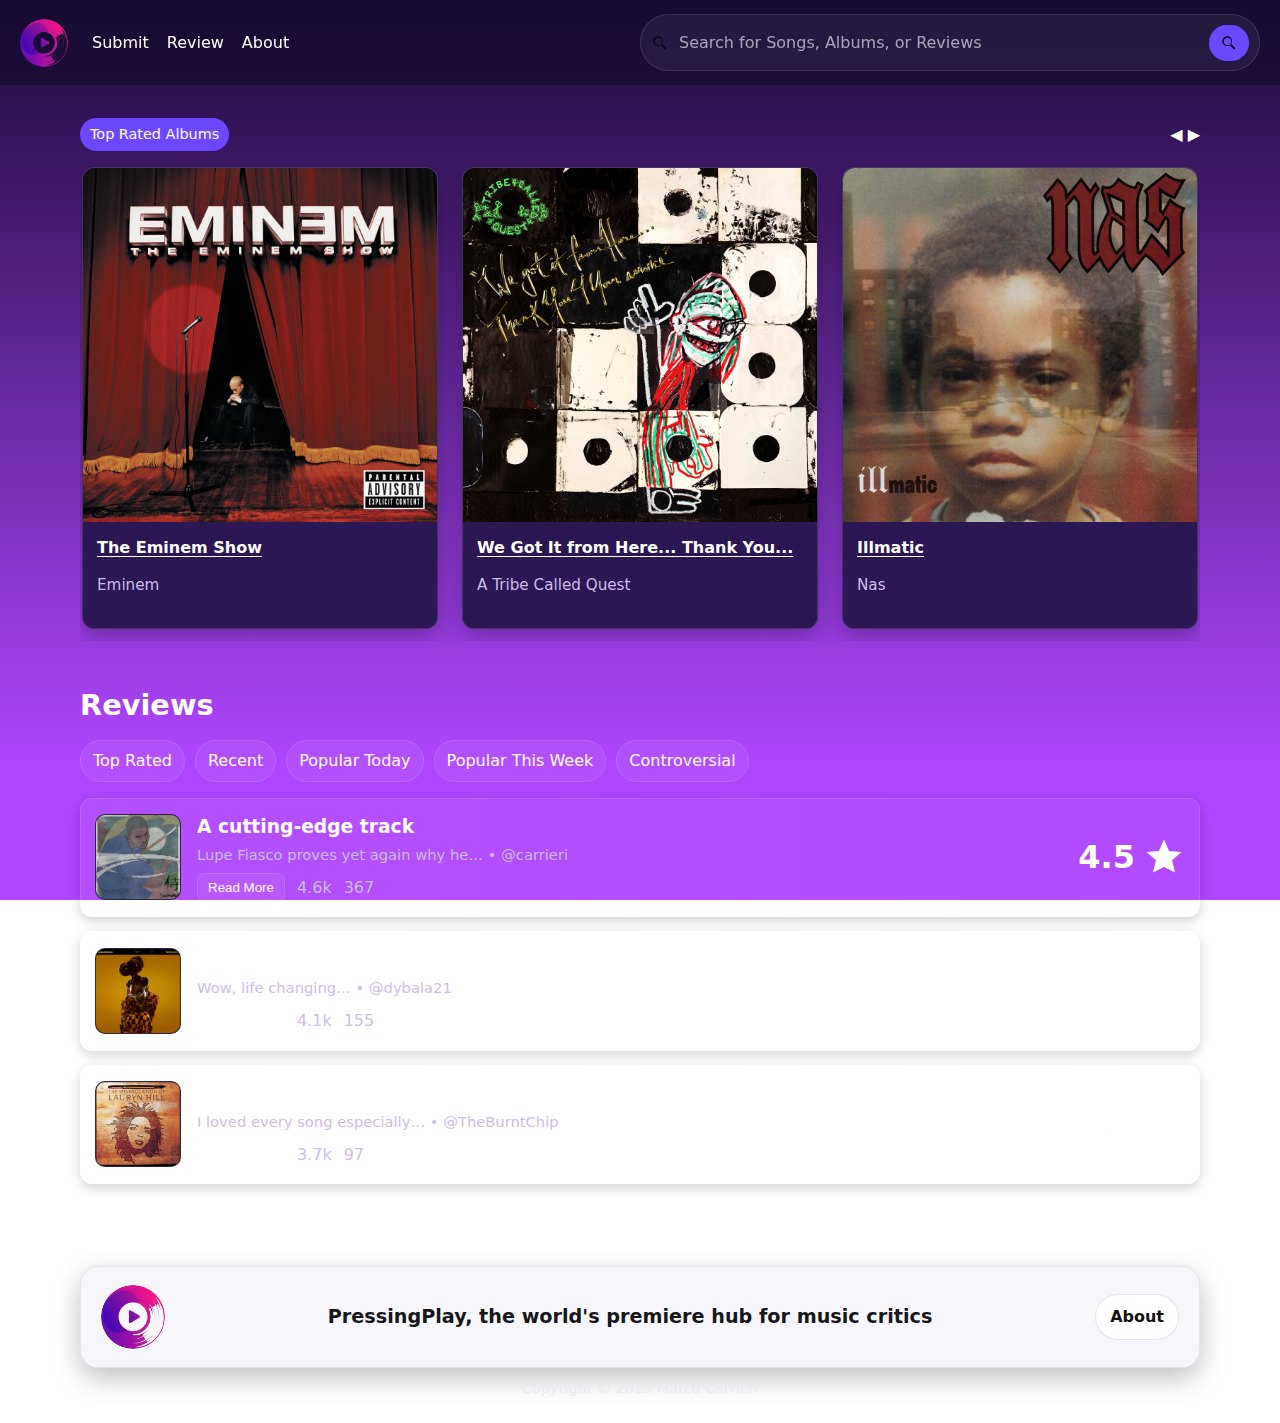
<file: index.html>
<!DOCTYPE html>
<html lang="en">
<head>
  <meta name="viewport" content="width=device-width, initial-scale=1">
  <meta charset="UTF-8" />
  <title>PressingPlay • Home</title>

  <link rel="stylesheet" href="css/styles.css">

  <style>
    .albums-wrap{position:relative; margin-top:32px}
    .albums{display:flex; gap:24px; overflow-x:auto; padding:4px 2px 12px}
    .album{
      min-width:320px; background:var(--card); border:1px solid var(--border);
      border-radius:12px; box-shadow:var(--shadow-card);
    }
    .album img{border-radius:12px 12px 0 0; width:100%; aspect-ratio:1/1; object-fit:cover}
    .album .meta{padding:12px 14px 16px}
    .album .title{font-weight:700; margin:2px 0 2px}
    .album .artist{color:var(--muted); font-size:.95rem}

    /* Make song titles look clickable */
    .album .title a{
      color:inherit; text-decoration:underline; text-underline-offset:3px;
    }
    .album .title a:hover,
    .album .title a:focus{opacity:.9}

    /* Make album covers clickable with a subtle hover cue */
    .albums .cover-link{display:block; line-height:0; border-radius:12px 12px 0 0}
    .albums .cover-link img{display:block}
    .albums .cover-link:hover img,
    .albums .cover-link:focus img{transform:scale(1.01)}
    .albums .cover-link img{transition:transform .15s ease}

    /* General link cursor inside album cards */
    .albums .album a{cursor:pointer}

    .reviews h2{margin:8px 0 14px}
    .pill-tabs{display:flex; gap:10px; flex-wrap:wrap; margin-bottom:16px}
    .pill-tabs a{
      padding:8px 12px; border:1px solid var(--border); border-radius:999px;
      background:rgba(255,255,255,.06);
    }
    .review-card{
      display:grid; grid-template-columns:86px 1fr 120px; gap:16px;
      background:linear-gradient(90deg, rgba(255,255,255,.06), rgba(255,255,255,.03));
      border:1px solid var(--border); border-radius:12px; padding:14px; align-items:center;
      box-shadow:var(--shadow-card-soft);
    }
    .review-card + .review-card{margin-top:14px}

    /* THUMBNAIL AS LINK */
    .review-card .thumb{
      display:block;                 /* make the anchor fill its box */
      width:86px; height:86px; 
      border-radius:10px; overflow:hidden; border:1px solid var(--border);
      background:#130929;
    }
    .review-card .thumb:focus-visible{outline:2px solid var(--accent, #8b5cf6); outline-offset:2px}
    .review-card .thumb img{width:100%; height:100%; object-fit:cover}

    .review-card .body .title{font-weight:700; margin:0 0 4px}
    .review-card .body .by{color:var(--muted); font-size:.92rem; margin:0 0 8px}
    .review-card .body .row{display:flex; gap:12px; align-items:center}
    .review-card .btn{padding:6px 10px; border-radius:8px; border:1px solid var(--border); background:rgba(255,255,255,.06)}
    .review-card .score{
      display:flex; gap:8px; justify-content:flex-end; align-items:center; font-size:2rem; font-weight:700;
    }
    .big-star{width:42px; height:42px}
  </style>
</head>

<body class="page">
  <div class="page-wrap">
    <header class="site-header">
      <a class="brand" href="index.html">
        <img src="images/logo.png" alt="PressingPlay logo" class="brand-logo" />
      </a>
      <nav class="main-nav" aria-label="Primary">
        <a href="submit.html">Submit</a>
        <a href="review.html">Review</a>
        <a href="about.html">About</a>
      </nav>
      <form class="search" role="search" action="search.html" method="get">
        <label for="site-search" class="sr-only">Search the site</label>

        <div class="search-field">
          <svg class="search-icon" aria-hidden="true" viewBox="0 0 24 24" width="18" height="18">
            <path d="M15.5 14h-.8l-.3-.3a6.5 6.5 0 1 0-.7.7l.3.3v.8l5 5 1.5-1.5-5-5zM10 15a5 5 0 1 1 0-10 5 5 0 0 1 0 10z"/>
          </svg>
          <input id="site-search" type="search" name="q" placeholder="Search for Songs, Albums, or Reviews" autocomplete="off">
          <button type="submit" class="search-btn" aria-label="Search">
            <svg aria-hidden="true" viewBox="0 0 24 24" width="18" height="18">
              <path d="M15.5 14h-.8l-.3-.3a6.5 6.5 0 1 0-.7.7l.3.3v.8l5 5 1.5-1.5-5-5zM10 15a5 5 0 1 1 0-10 5 5 0 0 1 0 10z"/>
            </svg>
          </button>
        </div>
      </form>
    </header>

    <main class="container">
      <h1 class="visually-hidden">Top Rated Albums and Reviews</h1>
      <section class="albums-wrap" aria-label="top-albums">
        <div class="row-head">
          <span class="chip">Top Rated Albums</span>
          <div class="row-arrows" aria-hidden="true">◀︎ ▶︎</div>
        </div>

        <div class="albums">
          <article class="album">
            <a href="album_page.html" class="cover-link" aria-label="Open The Eminem Show">
              <img src="images/the eminem show.png" alt="The Eminem Show cover">
            </a>
            <div class="meta">
              <p class="title"><a href="song_page.html">The Eminem Show</a></p>
              <p class="artist">Eminem</p>
            </div>
          </article>

          <article class="album">
            <a href="album_page.html" class="cover-link" aria-label="Open We Got It from Here... Thank You...">
              <img src="images/thank you 4 your service.png" alt="We Got It from Here cover">
            </a>
            <div class="meta">
              <p class="title"><a href="song_page.html">We Got It from Here... Thank You...</a></p>
              <p class="artist">A Tribe Called Quest</p>
            </div>
          </article>

          <article class="album">
            <a href="album_page.html" class="cover-link" aria-label="Open Illmatic">
              <img src="images/illmatic.png" alt="Illmatic cover">
            </a>
            <div class="meta">
              <p class="title"><a href="song_page.html">Illmatic</a></p>
              <p class="artist">Nas</p>
            </div>
          </article>
        </div>
      </section>

      <section class="reviews" aria-labelledby="reviews-title" style="margin-top:44px">
        <h2 id="reviews-title" class="section-title">Reviews</h2>

        <nav class="pill-tabs" aria-label="Reviews filters">
          <a href="#">Top Rated</a>
          <a href="#" class="is-active">Recent</a>
          <a href="#">Popular Today</a>
          <a href="#">Popular This Week</a>
          <a href="#">Controversial</a>
        </nav>

        <!-- REVIEW THUMBNAILS NOW LINK TO song_page.html -->
        <article class="review-card">
          <a class="thumb" href="song_page.html" aria-label="Open song page">
            <img src="images/Lupe-Fiasco-Samurai.webp" alt="">
          </a>
          <div class="body">
            <h3 class="title">A cutting-edge track</h3>
            <p class="by">Lupe Fiasco proves yet again why he… • <span class="muted">@carrieri</span></p>
            <div class="row">
              <button class="btn" type="button">Read More</button>
              <span class="muted">4.6k</span>
              <span class="muted">367</span>
            </div>
          </div>
          <div class="score">
            4.5
            <svg class="big-star" viewBox="0 0 24 24" aria-hidden="true"><path fill="currentColor" d="m12 2 2.9 6.6 7.1.6-5.4 4.7 1.7 6.9L12 17.7 5.7 20.8l1.7-6.9L2 9.2l7.1-.6z"/></svg>
          </div>
        </article>

        <article class="review-card">
          <a class="thumb" href="song_page.html" aria-label="Open song page">
            <img src="images/Little-Simz.webp" alt="">
          </a>
          <div class="body">
            <h3 class="title">Deep.</h3>
            <p class="by">Wow, life changing… • <span class="muted">@dybala21</span></p>
            <div class="row">
              <button class="btn" type="button">Read More</button>
              <span class="muted">4.1k</span>
              <span class="muted">155</span>
            </div>
          </div>
          <div class="score">
            8.0
            <svg class="big-star" viewBox="0 0 24 24" aria-hidden="true"><path fill="currentColor" d="m12 2 2.9 6.6 7.1.6-5.4 4.7 1.7 6.9L12 17.7 5.7 20.8l1.7-6.9L2 9.2l7.1-.6z"/></svg>
          </div>
        </article>

        <article class="review-card">
          <a class="thumb" href="song_page.html" aria-label="Open song page">
            <img src="images/Lauryn-Hill.webp" alt="">
          </a>
          <div class="body">
            <h3 class="title">Best Female Artist.</h3>
            <p class="by">I loved every song especially… • <span class="muted">@TheBurntChip</span></p>
            <div class="row">
              <button class="btn" type="button">Read More</button>
              <span class="muted">3.7k</span>
              <span class="muted">97</span>
            </div>
          </div>
          <div class="score">
            9.5
            <svg class="big-star" viewBox="0 0 24 24" aria-hidden="true"><path fill="currentColor" d="m12 2 2.9 6.6 7.1.6-5.4 4.7 1.7 6.9L12 17.7 5.7 20.8l1.7-6.9L2 9.2l7.1-.6z"/></svg>
          </div>
        </article>
      </section>
    </main>
  </div>

  <footer class="site-footer">
    <div class="footer-main">
      <img src="images/logo.png" alt="" class="footer-logo" />
      <p class="footer-tagline">
        <strong>PressingPlay, the world's premiere hub for music critics</strong>
      </p>
      <a href="about.html" class="footer-btn">About</a>
    </div>
    <p class="copyright">Copyright © 2025 Marco Carrieri</p>
  </footer>
</body>
</html>
</file>
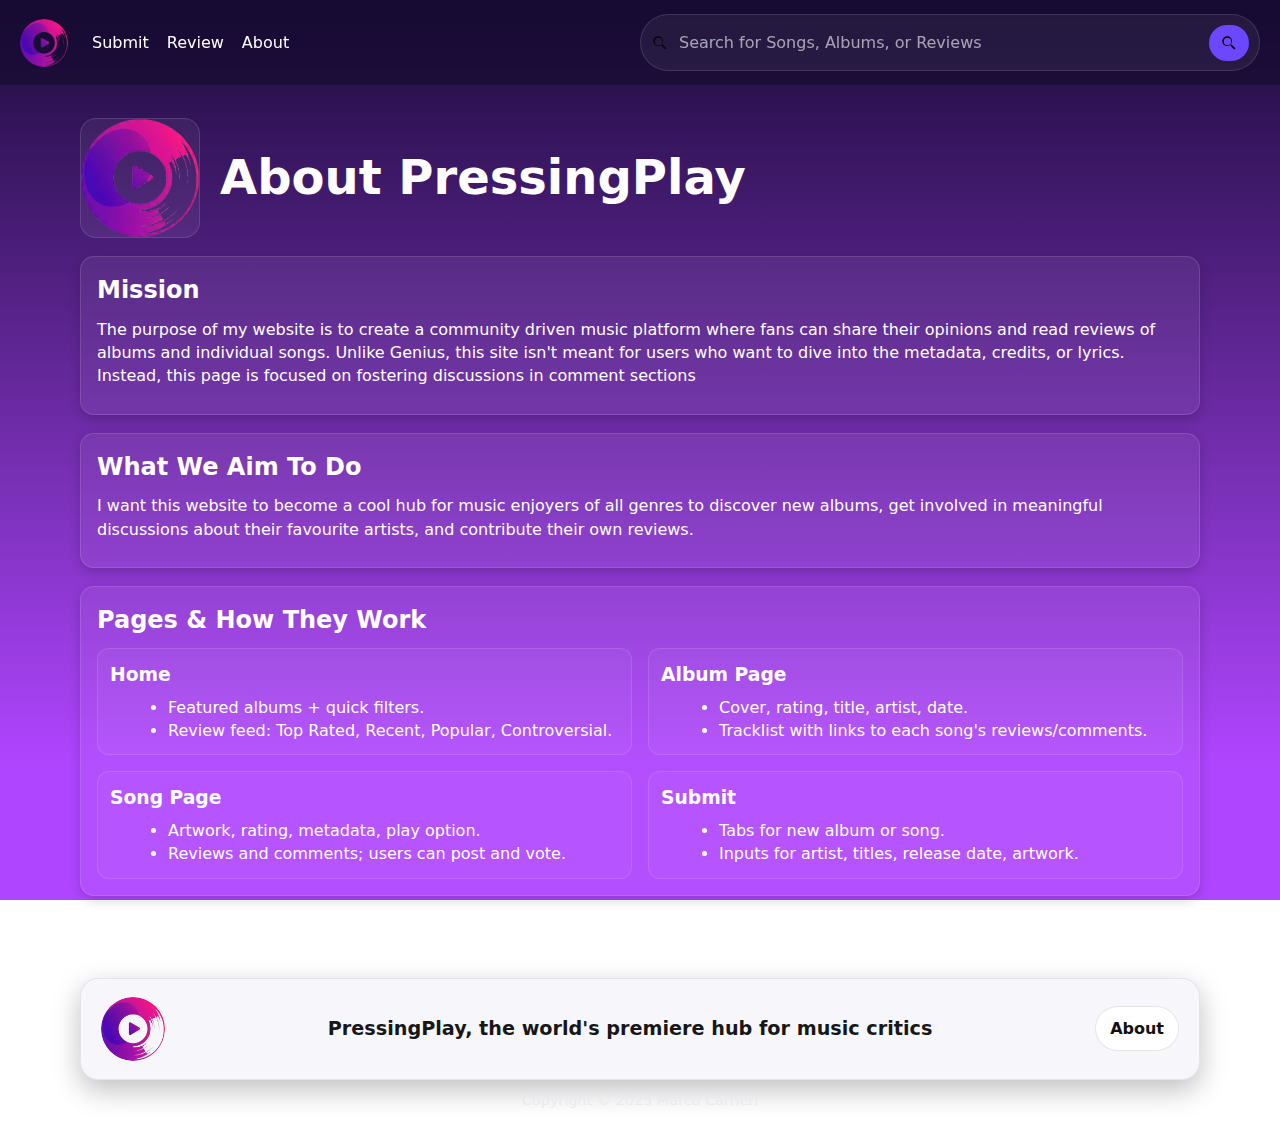
<file: about.html>
<!DOCTYPE html>
<html lang="en">
<head>
  <meta name="viewport" content="width=device-width, initial-scale=1">    
  <meta charset="UTF-8" />
  <title>PressingPlay • About</title>

  <link rel="stylesheet" href="css/styles.css">
  <link rel="stylesheet" href="css/about.css">

  <style>
    .about-hero{display:grid; grid-template-columns:120px 1fr; gap:20px; align-items:center; margin-top:32px}
    .about-hero .badge{
      width:120px; height:120px; border-radius:16px; border:1px solid var(--border);
      display:grid; place-items:center; background:rgba(255,255,255,.06); overflow:hidden;
    }
    .about-hero .badge img{width:100%; height:100%; object-fit:cover}
    .about-hero h1{margin:0}
    .about-hero p{margin:6px 0 0}
  </style>
</head>

<body class="page">
  <div class="page-wrap">
    <header class="site-header">
      <a class="brand" href="index.html"><img src="images/logo.png" alt="PressingPlay logo" class="brand-logo" /></a>
      <nav class="main-nav" aria-label="Primary">
        <a href="submit.html">Submit</a>
        <a href="review.html">Review</a>
        <a href="about.html">About</a>
      </nav>
    <form class="search" role="search" action="search.html" method="get">
    <label for="site-search" class="sr-only">Search the site</label>

    <div class="search-field">
        <svg class="search-icon" aria-hidden="true" viewBox="0 0 24 24" width="18" height="18">
        <path d="M15.5 14h-.8l-.3-.3a6.5 6.5 0 1 0-.7.7l.3.3v.8l5 5 1.5-1.5-5-5zM10 15a5 5 0 1 1 0-10 5 5 0 0 1 0 10z"/>
        </svg>
        <input id="site-search" type="search" name="q" placeholder="Search for Songs, Albums, or Reviews" autocomplete="off">
        <button type="submit" class="search-btn" aria-label="Search">
        <svg aria-hidden="true" viewBox="0 0 24 24" width="18" height="18">
            <path d="M15.5 14h-.8l-.3-.3a6.5 6.5 0 1 0-.7.7l.3.3v.8l5 5 1.5-1.5-5-5zM10 15a5 5 0 1 1 0-10 5 5 0 0 1 0 10z"/>
        </svg>
        </button>
    </div>
    </form>
    </header>

    <main class="container">
      <section class="about-hero">
        <div class="badge">
          <img src="images/logo.png" alt="Vinyl and play icon">
        </div>
        <div>
          <h1 class="page-title">About PressingPlay</h1>
        </div>
      </section>

      <section class="card">
        <h2>Mission</h2>
        <p>
          The purpose of my website is to create a community driven music platform where fans can share their opinions and read reviews of albums and individual songs.
          Unlike Genius, this site isn't meant for users who want to dive into the metadata, credits, or lyrics.
          Instead, this page is focused on fostering discussions in comment sections

        </p>
      </section>

      <section class="card">
        <h2>What We Aim To Do</h2>
        <p>
          I want this website to become a cool hub for music enjoyers of all genres to discover new albums,
          get involved in meaningful discussions about their favourite artists, and contribute their own reviews.
        </p>
      </section>

      <section class="card">
        <h2>Pages & How They Work</h2>
        <div class="info-grid">
          <article class="mini-card">
            <h3>Home</h3>
            <ul>
              <li>Featured albums + quick filters.</li>
              <li>Review feed: Top Rated, Recent, Popular, Controversial.</li>
            </ul>
          </article>
          <article class="mini-card">
            <h3>Album Page</h3>
            <ul>
              <li>Cover, rating, title, artist, date.</li>
              <li>Tracklist with links to each song's reviews/comments.</li>
            </ul>
          </article>
          <article class="mini-card">
            <h3>Song Page</h3>
            <ul>
              <li>Artwork, rating, metadata, play option.</li>
              <li>Reviews and comments; users can post and vote.</li>
            </ul>
          </article>
          <article class="mini-card">
            <h3>Submit</h3>
            <ul>
              <li>Tabs for new album or song.</li>
              <li>Inputs for artist, titles, release date, artwork.</li>
            </ul>
          </article>
        </div>
      </section>

    </main>
  </div>

  <footer class="site-footer">
    <div class="footer-main">
      <img src="images/logo.png" alt="" class="footer-logo" />
      <p class="footer-tagline"><strong>PressingPlay, the world's premiere hub for music critics</strong></p>
      <a href="about.html" class="footer-btn">About</a>
    </div>
    <p class="copyright">Copyright © 2025 Marco Carrieri</p>
  </footer>
</body>
</html>
</file>
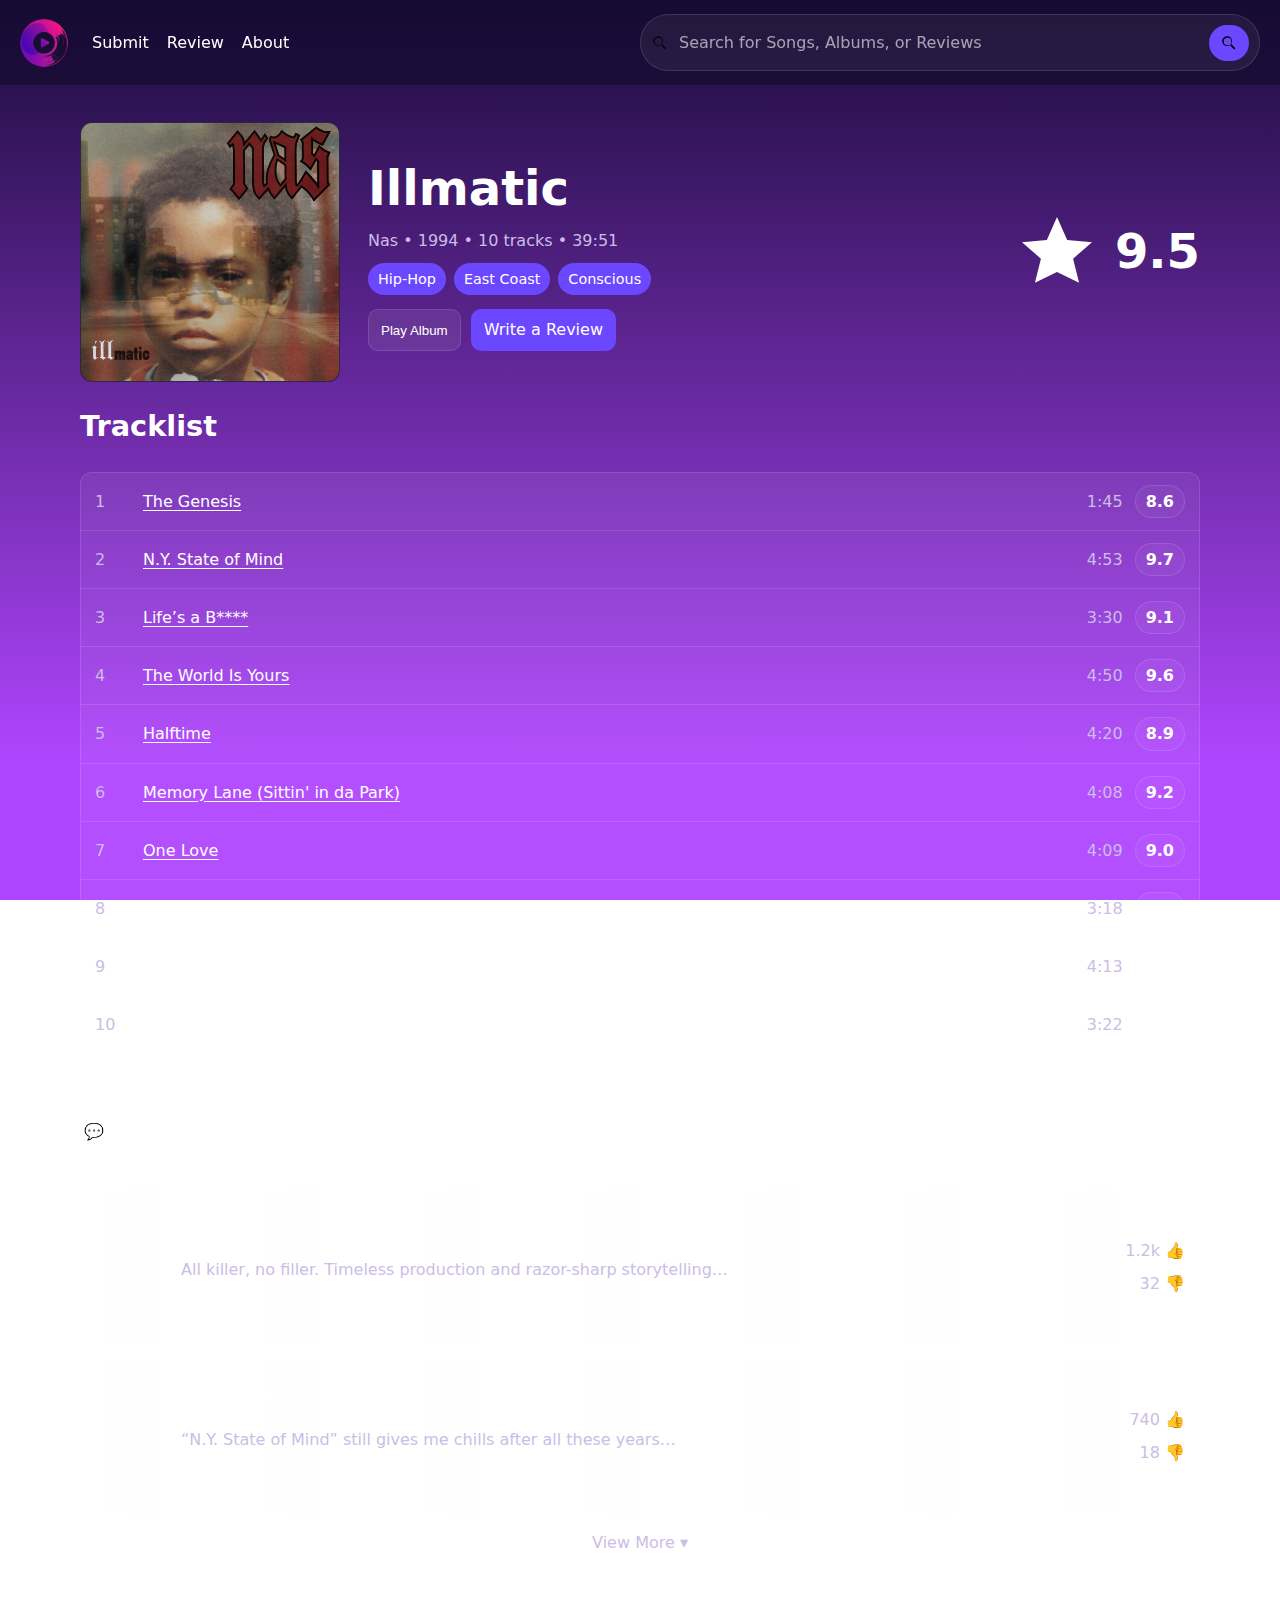
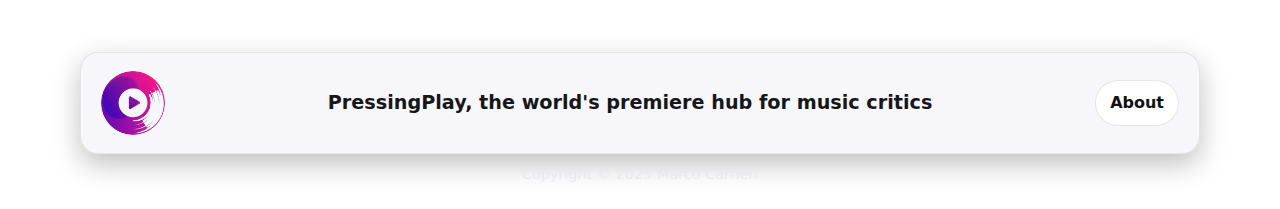
<file: album_page.html>
<!DOCTYPE html>
<html lang="en">
<head>
  <meta name="viewport" content="width=device-width, initial-scale=1">
  <meta charset="UTF-8" />
  <title>PressingPlay • Album Page</title>

  <link rel="stylesheet" href="css/styles.css">
  <link rel="stylesheet" href="css/album_page.css">
</head>

<body class="page">
  <div class="page-wrap">
    <header class="site-header">
      <a class="brand" href="index.html">
        <img src="images/logo.png" alt="PressingPlay logo" class="brand-logo" />
      </a>

      <nav class="main-nav" aria-label="Primary">
        <a href="submit.html">Submit</a>
        <a href="review.html">Review</a>
        <a href="about.html">About</a>
      </nav>

      <form class="search" role="search" action="search.html" method="get">
        <label for="site-search" class="sr-only">Search the site</label>

        <div class="search-field">
          <svg class="search-icon" aria-hidden="true" viewBox="0 0 24 24" width="18" height="18">
            <path d="M15.5 14h-.8l-.3-.3a6.5 6.5 0 1 0-.7.7l.3.3v.8l5 5 1.5-1.5-5-5zM10 15a5 5 0 1 1 0-10 5 5 0 0 1 0 10z"/>
          </svg>
          <input id="site-search" type="search" name="q" placeholder="Search for Songs, Albums, or Reviews" autocomplete="off">
          <button type="submit" class="search-btn" aria-label="Search">
            <svg aria-hidden="true" viewBox="0 0 24 24" width="18" height="18">
              <path d="M15.5 14h-.8l-.3-.3a6.5 6.5 0 1 0-.7.7l.3.3v.8l5 5 1.5-1.5-5-5zM10 15a5 5 0 1 1 0-10 5 5 0 0 1 0 10z"/>
            </svg>
          </button>
        </div>
      </form>
    </header>

    <main class="container">
      <section class="album-hero">
        <div class="cover">
          <img src="images/illmatic.png" alt="Illmatic album cover by Nas">
        </div>

        <div class="meta">
          <h1 class="page-title">Illmatic</h1>
          <p class="muted artist-year">Nas • 1994 • 10 tracks • 39:51</p>

          <div class="tag-row" aria-label="Album tags">
            <span class="chip">Hip-Hop</span>
            <span class="chip">East Coast</span>
            <span class="chip">Conscious</span>
          </div>

          <div class="controls">
            <button class="btn" type="button">Play Album</button>
            <a class="btn btn-primary" href="review.html">Write a Review</a>
          </div>
        </div>

        <div class="rating" aria-label="Average rating">
          <svg class="star" viewBox="0 0 24 24" aria-hidden="true">
            <path fill="currentColor" d="m12 2 2.9 6.6 7.1.6-5.4 4.7 1.7 6.9L12 17.7 5.7 20.8l1.7-6.9L2 9.2l7.1-.6z"/>
          </svg>
          <div class="num">9.5</div>
        </div>
      </section>

      <section class="tracks">
        <h2 class="section-title">Tracklist</h2>
        <ol class="tracklist">
          <li class="track">
            <span class="no">1</span>
            <a class="title" href="song_page.html">The Genesis</a>
            <span class="time muted">1:45</span>
            <span class="score-chip" aria-label="Average score">8.6</span>
          </li>
          <li class="track">
            <span class="no">2</span>
            <a class="title" href="song_page.html">N.Y. State of Mind</a>
            <span class="time muted">4:53</span>
            <span class="score-chip">9.7</span>
          </li>
          <li class="track">
            <span class="no">3</span>
            <a class="title" href="song_page.html">Life’s a B****</a>
            <span class="time muted">3:30</span>
            <span class="score-chip">9.1</span>
          </li>
          <li class="track">
            <span class="no">4</span>
            <a class="title" href="song_page.html">The World Is Yours</a>
            <span class="time muted">4:50</span>
            <span class="score-chip">9.6</span>
          </li>
          <li class="track">
            <span class="no">5</span>
            <a class="title" href="song_page.html">Halftime</a>
            <span class="time muted">4:20</span>
            <span class="score-chip">8.9</span>
          </li>
          <li class="track">
            <span class="no">6</span>
            <a class="title" href="song_page.html">Memory Lane (Sittin' in da Park)</a>
            <span class="time muted">4:08</span>
            <span class="score-chip">9.2</span>
          </li>
          <li class="track">
            <span class="no">7</span>
            <a class="title" href="song_page.html">One Love</a>
            <span class="time muted">4:09</span>
            <span class="score-chip">9.0</span>
          </li>
          <li class="track">
            <span class="no">8</span>
            <a class="title" href="song_page.html">One Time 4 Your Mind</a>
            <span class="time muted">3:18</span>
            <span class="score-chip">8.2</span>
          </li>
          <li class="track">
            <span class="no">9</span>
            <a class="title" href="song_page.html">Represent</a>
            <span class="time muted">4:13</span>
            <span class="score-chip">8.8</span>
          </li>
          <li class="track">
            <span class="no">10</span>
            <a class="title" href="song_page.html">It Ain't Hard to Tell</a>
            <span class="time muted">3:22</span>
            <span class="score-chip">9.3</span>
          </li>
        </ol>
      </section>

      <section class="community">
        <div class="section-label">
          <span class="bubble" aria-hidden="true">💬</span>
          <h2 class="section-title">Reviews</h2>
        </div>

        <article class="feed-card">
          <div class="avatar" role="img" aria-label="User avatar"></div>
          <div>
            <p class="bold">@carrieri</p>
            <p class="muted">All killer, no filler. Timeless production and razor-sharp storytelling…</p>
            <button class="btn" type="button">Read More</button>
          </div>
          <div class="vote-col"><span>1.2k 👍</span><span>32 👎</span></div>
        </article>

        <article class="feed-card">
          <div class="avatar" role="img" aria-label="User avatar"></div>
          <div>
            <p class="bold">@dybala21</p>
            <p class="muted">“N.Y. State of Mind” still gives me chills after all these years…</p>
            <button class="btn" type="button">Read More</button>
          </div>
          <div class="vote-col"><span>740 👍</span><span>18 👎</span></div>
        </article>

        <p class="center muted" style="margin-top:16px">View More ▾</p>
      </section>
    </main>
  </div>

  <!-- Footer -->
  <footer class="site-footer">
    <div class="footer-main">
      <img src="images/logo.png" alt="" class="footer-logo" />
      <p class="footer-tagline"><strong>PressingPlay, the world's premiere hub for music critics</strong></p>
      <a href="about.html" class="footer-btn">About</a>
    </div>
    <p class="copyright">Copyright © 2025 Marco Carrieri</p>
  </footer>
</body>
</html>
</file>
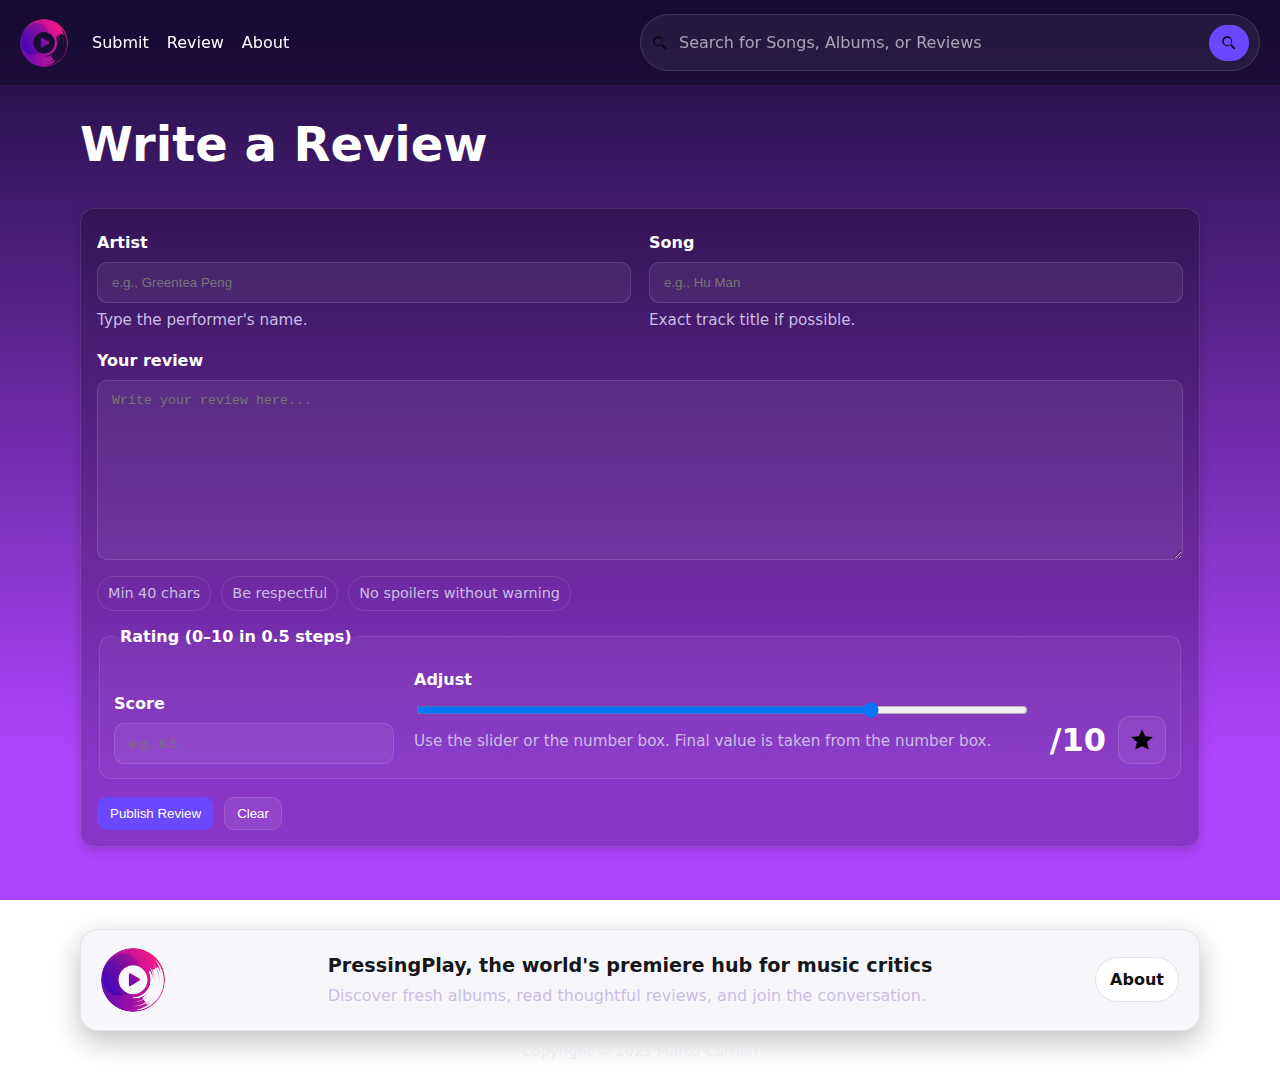
<file: review.html>
<!DOCTYPE html>
<html lang="en">
<head>
  <meta name="viewport" content="width=device-width, initial-scale=1">
  <meta charset="UTF-8" />
  <title>PressingPlay • Write a Review</title>

  <link rel="stylesheet" href="css/styles.css">
  <link rel="stylesheet" href="css/review.css">

  <style>
    .form-wrap{margin-top:28px}
    .helper-note{margin:6px 0 12px; color:var(--muted); font-size:.95rem}
  </style>
</head>

<body class="page">
  <div class="page-wrap">
    <header class="site-header">
      <a class="brand" href="index.html">
        <img src="images/logo.png" alt="PressingPlay logo" class="brand-logo" />
      </a>
      <nav class="main-nav" aria-label="Primary">
        <a href="submit.html">Submit</a>
        <a href="review.html">Review</a>
        <a href="about.html">About</a>
      </nav>
      <form class="search" role="search" action="search.html" method="get">
        <label for="site-search" class="sr-only">Search the site</label>
        <div class="search-field">
          <svg class="search-icon" aria-hidden="true" viewBox="0 0 24 24" width="18" height="18">
            <path d="M15.5 14h-.8l-.3-.3a6.5 6.5 0 1 0-.7.7l.3.3v.8l5 5 1.5-1.5-5-5zM10 15a5 5 0 1 1 0-10 5 5 0 0 1 0 10z"/>
          </svg>
          <input id="site-search" type="search" name="q" placeholder="Search for Songs, Albums, or Reviews" autocomplete="off">
          <button type="submit" class="search-btn" aria-label="Search">
            <svg aria-hidden="true" viewBox="0 0 24 24" width="18" height="18">
              <path d="M15.5 14h-.8l-.3-.3a6.5 6.5 0 1 0-.7.7l.3.3v.8l5 5 1.5-1.5-5-5zM10 15a5 5 0 1 1 0-10 5 5 0 0 1 0 10z"/>
            </svg>
          </button>
        </div>
      </form>
    </header>

    <main class="container">
      <h1 class="page-title" style="margin-top:24px">Write a Review</h1>

      <section class="form-wrap">
        <form class="review-form" novalidate>
          <div class="grid-2">
            <div class="field">
              <label for="artist">Artist</label>
              <input id="artist" type="text" placeholder="e.g., Greentea Peng">
              <p class="helper-note">Type the performer's name.</p>
            </div>

            <div class="field">
              <label for="song">Song</label>
              <input id="song" type="text" placeholder="e.g., Hu Man">
              <p class="helper-note">Exact track title if possible.</p>
            </div>
          </div>

          <div class="field">
            <label for="body">Your review</label>
            <textarea id="body" placeholder="Write your review here..."></textarea>
          </div>

          <div class="chip-row" aria-hidden="true">
            <span class="chip hollow">Min 40 chars</span>
            <span class="chip hollow">Be respectful</span>
            <span class="chip hollow">No spoilers without warning</span>
          </div>

          <fieldset class="rating-card">
            <legend>Rating (0–10 in 0.5 steps)</legend>

            <div class="rating-grid">
              <div class="field">
                <label for="score">Score</label>
                <input id="score" type="number" inputmode="decimal" step="0.5" min="0" max="10" placeholder="e.g., 8.5">
              </div>

              <div class="field">
                <label for="adjust">Adjust</label>
                <input id="adjust" class="range" type="range" min="0" max="10" step="0.5" value="7.5" />
                <p class="helper-note">Use the slider or the number box. Final value is taken from the number box.</p>
              </div>

              <div class="score-big" aria-label="Out of ten">
                <div class="ten">/10</div>
                <button class="star-btn" type="button" aria-label="Mark as favorite">
                  <svg viewBox="0 0 24 24" class="star-ico" aria-hidden="true">
                    <path fill="currentColor" d="m12 2 2.9 6.6 7.1.6-5.4 4.7 1.7 6.9L12 17.7 5.7 20.8l1.7-6.9L2 9.2l7.1-.6z"/>
                  </svg>
                </button>
              </div>
            </div>
          </fieldset>

          <div class="actions">
            <button class="btn btn-primary" type="submit">Publish Review</button>
            <button class="btn" type="reset">Clear</button>
          </div>
        </form>
      </section>
    </main>
  </div>

  <footer class="site-footer">
    <div class="footer-main">
      <img src="images/logo.png" alt="" class="footer-logo" />
      <div class="footer-center">
        <p class="footer-tagline">
          <strong>PressingPlay, the world's premiere hub for music critics</strong>
        </p>
        <p class="muted" style="margin:4px 0 0">Discover fresh albums, read thoughtful reviews, and join the conversation.</p>
      </div>
      <a href="about.html" class="footer-btn">About</a>
    </div>
    <p class="copyright">Copyright © 2025 Marco Carrieri</p>
  </footer>
</body>
</html>
</file>
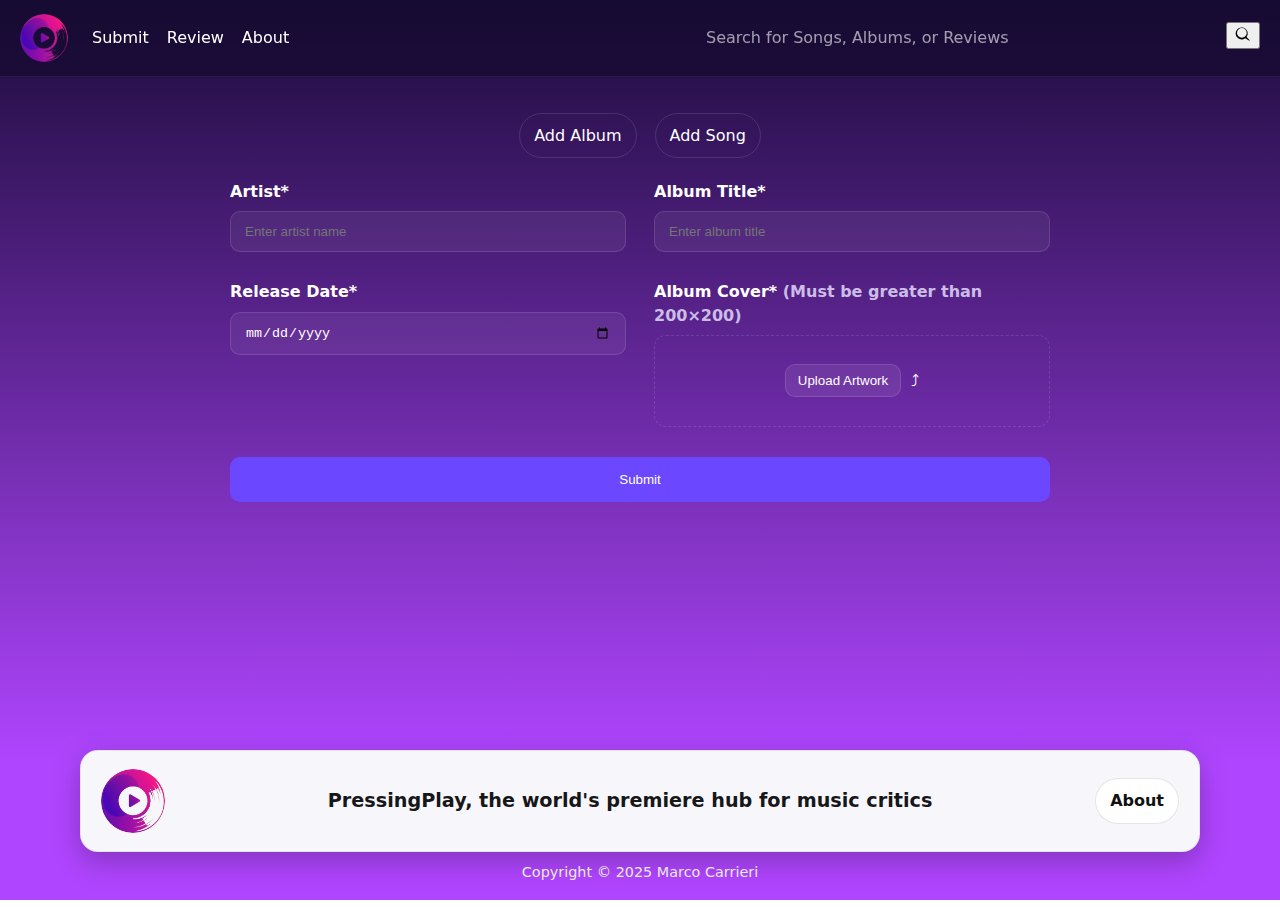
<file: submit.html>
<!DOCTYPE html>
<html lang="en">
<head>
  <meta charset="UTF-8" />
  <title>PressingPlay • Submit</title>

  <link rel="stylesheet" href="css/styles.css">
  <link rel="stylesheet" href="css/submit.css">

  <style>
    .tabbar{display:flex; gap:18px; justify-content:center; margin-top:36px}
    .tabbar a{padding:10px 14px; border:1px solid var(--border); border-radius:999px}
    .form-grid{
      display:grid; grid-template-columns:1fr 1fr; gap:28px; max-width:820px; margin:22px auto 0;
    }
    .field label{display:block; font-weight:600; margin-bottom:8px}
    .field input[type="text"], .field input[type="date"]{
      width:100%; padding:12px 14px; border-radius:10px; border:1px solid var(--border); background:rgba(255,255,255,.06); color:var(--text)
    }
    .upload-box{
      border:1px dashed var(--border); border-radius:12px; padding:16px; display:flex; gap:10px; align-items:center;
      min-height:92px; justify-content:center;
    }
    .submit-row{margin:30px auto 0; max-width:820px}
    .submit-row .btn-primary{width:100%; padding:14px}
  </style>
</head>

<body class="page">
  <div class="page-wrap">
    <header class="site-header">
      <a class="brand" href="index.html"><img src="images/logo.png" class="brand-logo" alt=""/></a>
      <nav class="main-nav">
        <a href="submit.html">Submit</a>
        <a href="review.html">Review</a>
        <a href="about.html">About</a>
      </nav>
      <form class="search" role="search"><input type="search" placeholder="Search for Songs, Albums, or Reviews"><button aria-label="Search">
        <svg viewBox="0 0 24 24" width="18" height="18"><path fill="currentColor" d="M21 20.3 16.7 16a8 8 0 1 0-1.7 1.7L20.3 21 21 20.3zM10.5 17a6.5 6.5 0 1 1 0-13 6.5 6.5 0 0 1 0 13z"/></svg>
      </button></form>
    </header>

    <main class="container">
      <nav class="tabbar" aria-label="Submit tabs">
        <a href="#" class="is-active">Add Album</a>
        <a href="#">Add Song</a>
      </nav>

      <form class="form" novalidate>
        <div class="form-grid">
          <div class="field">
            <label for="artist">Artist*</label>
            <input id="artist" type="text" placeholder="Enter artist name">
          </div>

          <div class="field">
            <label for="title">Album Title*</label>
            <input id="title" type="text" placeholder="Enter album title">
          </div>

          <div class="field">
            <label for="date">Release Date*</label>
            <input id="date" type="date">
          </div>

          <div class="field">
            <label>Album Cover* <span class="muted">(Must be greater than 200×200)</span></label>
            <div class="upload-box">
              <button class="btn" type="button">Upload Artwork</button>
              <span aria-hidden="true">⤴︎</span>
            </div>
          </div>
        </div>

        <div class="submit-row">
          <button class="btn btn-primary" type="submit">Submit</button>
        </div>
      </form>
    </main>
  </div>

  <footer class="site-footer">
    <div class="footer-main">
      <img src="images/logo.png" alt="" class="footer-logo" />
      <p class="footer-tagline"><strong>PressingPlay, the world's premiere hub for music critics</strong></p>
      <a href="about.html" class="footer-btn">About</a>
    </div>
    <p class="copyright">Copyright © 2025 Marco Carrieri</p>
  </footer>
</body>
</html>
</file>
<file: css/styles.css>
:root{
  --bg-top:#1b0b3a;
  --bg-bot:#b045ff;
  --card:#2a1753;
  --card-alt:#341d62;
  --text:#ffffff;
  --muted:#cbbde6;
  --chip:#6b47ff;
  --chip-text:#fff;
  --btn:#6b47ff;
  --btn-hover:#5837df;
  --border:rgba(255,255,255,.12);
  --footer-bg:#0f0a24;
  --footer-card:#f7f7fb;
  --shadow-card:0 8px 24px rgba(0,0,0,.25);
  --shadow-card-soft:0 4px 12px rgba(0,0,0,.18);
}

*{box-sizing:border-box}
html, body{height:100%}
body{
  margin:0;
  color:var(--text);
  font:16px/1.45 system-ui,-apple-system,Segoe UI,Roboto,Helvetica,Arial,sans-serif;
  background:linear-gradient(180deg,var(--bg-top),var(--bg-bot) 85%) fixed;
}

.page{min-height:100%}
.page-wrap{min-height:calc(100vh - 168px); display:flex; flex-direction:column}
.container{width:min(1120px, 92%); margin:0 auto 64px}

.site-header{
  position:sticky; top:0; z-index:10;
  display:flex; gap:24px; align-items:center; justify-content:space-between;
  padding:14px 20px; background:rgba(20,10,45,.66); backdrop-filter:blur(12px);
  border-bottom:1px solid rgba(255,255,255,.06);
}
.brand-logo{width:48px; height:48px; border-radius:999px; display:block}
.main-nav{display:flex; gap:18px; align-items:center}
.main-nav a{padding:8px 0}

.site-header .main-nav a,
.site-header .main-nav a[class]{
  font-weight:400;
  opacity:1;
  background:transparent;
  box-shadow:none;
}

/* utility to visually hide but keep accessible */
.sr-only{
  position:absolute!important; width:1px; height:1px; margin:-1px; padding:0;
  overflow:hidden; clip:rect(0 0 0 0); white-space:nowrap; border:0;
}

/* container aligns with your header layout */
.search{ margin-left:auto; }

/* pill container */
.search-field{
  display:flex; align-items:center; gap:10px;
  padding:8px 10px;
  border:1px solid var(--border);
  border-radius:999px;
  background:rgba(255,255,255,.06);
  transition:border-color .15s ease, box-shadow .15s ease, background .15s ease;
}

/* focus ring for the whole group */
.search-field:focus-within{
  border-color: rgba(107,71,255,.65); /* uses your brand purple */
  box-shadow: 0 0 0 4px rgba(107,71,255,.20);
  background: rgba(255,255,255,.09);
}

/* leading icon */
.search-icon{ opacity:.8; flex:0 0 18px; }

/* input becomes invisible chrome inside the pill */
.search input{
  appearance:none; border:0; outline:0;
  background:transparent;
  color:var(--text);
  width:min(56vw, 520px);
  padding:8px 0; /* vertical balance */
  font:inherit;
}

/* placeholder tone */
.search input::placeholder{ color:rgba(255,255,255,.6); }

/* submit button styled as compact chip */
.search-btn{
  display:inline-grid; place-items:center;
  height:36px; width:40px;
  border:0; border-radius:999px;
  background:var(--btn);
  cursor:pointer;
}
.search-btn:hover{ background:var(--btn-hover); }
.search-btn svg{ display:block; color:#fff; }

a{color:inherit; text-decoration:none}
.section-title{font-size:1.8rem}
.row-head{display:flex; align-items:center; justify-content:space-between; margin-bottom:12px}
.chip{background:var(--chip); color:var(--chip-text); padding:6px 10px; border-radius:999px; font-size:.9rem}
.muted{color:var(--muted)}
.bold{font-weight:700}
.center{text-align:center}

.btn{
  background:rgba(255,255,255,.08); color:var(--text); border:1px solid var(--border);
  padding:8px 12px; border-radius:10px; cursor:pointer;
}
.btn-primary{background:var(--btn); border-color:transparent}
.btn-primary:hover{background:var(--btn-hover)}

.site-footer{
  background:transparent; padding:18px 0 24px; position:relative; z-index:1;
}
.footer-main{
  width:min(1120px, 92%); margin:0 auto; background:var(--footer-card);
  color:#17171a; border-radius:18px; border:1px solid rgba(20,20,30,.08);
  display:flex; align-items:center; justify-content:space-between; gap:16px; padding:18px 20px;
  box-shadow:0 10px 28px rgba(0,0,0,.25);
}
.footer-logo{width:64px; height:64px; border-radius:999px}
.footer-tagline{margin:0; text-align:center; flex:1; font-size:1.2rem}
.footer-btn{
  background:#fff; color:#111; border:1px solid rgba(0,0,0,.1); padding:10px 14px; border-radius:999px; font-weight:600;
}
.footer-btn:hover{background:#f0f0f4}
.site-footer .copyright{
  color:#e9e9ef; text-align:center; font-size:.9rem; margin:10px 0 0;
}

.visually-hidden{position:absolute !important; width:1px; height:1px; margin:-1px; padding:0; overflow:hidden; clip:rect(0 0 0 0); white-space:nowrap; border:0}
</file>
<file: css/about.css>
.page-title{font-size:3rem; margin:0 0 6px}

.card{
  margin-top:18px;
  background:rgba(255,255,255,.06);
  border:1px solid var(--border);
  border-radius:14px;
  box-shadow:var(--shadow-card-soft);
  padding:16px;
}
.card h2{margin:0 0 8px}
.card p{margin:10px 0}

.info-grid{
  display:grid;
  grid-template-columns: repeat(2, 1fr);
  gap:16px;
  margin-top:10px;
}
.two-col{
  display:grid;
  grid-template-columns:1fr 1fr;
  gap:16px;
  margin-top:10px;
}
.mini-card{
  background:rgba(255,255,255,.04);
  border:1px solid var(--border);
  border-radius:12px;
  padding:12px;
}
.mini-card h3{margin:0 0 6px}
.mini-card ul{margin:8px 0 0 18px}
</file>
<file: css/album_page.css>
.page-title{font-size:3rem; margin:0 0 6px}

.album-hero{
  display:grid;
  grid-template-columns:260px 1fr 200px;
  gap:28px;
  align-items:center;
  margin-top:36px;
}
.album-hero .cover{
  width:260px; height:260px;
  border-radius:12px; border:1px solid var(--border);
  overflow:hidden; background:#130929;
}
.album-hero .cover img{width:100%; height:100%; object-fit:cover}

.album-hero .meta .artist-year{margin:4px 0 10px}
.tag-row{display:flex; gap:8px; flex-wrap:wrap}
.controls{display:flex; gap:10px; margin-top:14px}

.album-hero .rating{
  display:flex; align-items:center; justify-content:flex-end; gap:16px;
}
.album-hero .rating .star{width:84px; height:84px}
.album-hero .rating .num{font-size:3rem; font-weight:800}

.section-label{
  display:flex; align-items:center; gap:10px; margin-top:32px; margin-bottom:8px;
}
.section-label .bubble{
  display:inline-grid; place-items:center;
  width:28px; height:28px;
  border-radius:8px; border:1px solid var(--border);
  background:rgba(255,255,255,.06);
}

.tracks{margin-top:18px}
.tracklist{
  list-style:none; padding:0; margin:12px 0 0;
  border:1px solid var(--border); border-radius:12px; overflow:hidden;
  background:rgba(255,255,255,.06);
}
.track{
  display:grid;
  grid-template-columns: 36px 1fr auto auto;
  gap:12px; align-items:center;
  padding:12px 14px;
  border-bottom:1px solid var(--border);
}
.track:last-child{border-bottom:0}
.track .no{color:var(--muted)}
.track .title{
  text-decoration:underline; text-underline-offset:3px;
}
.track .title:hover{opacity:.9}
.track .time{min-width:52px; text-align:right}
.score-chip{
  border:1px solid var(--border);
  border-radius:999px;
  padding:4px 10px;
  background:rgba(255,255,255,.04);
  font-weight:700;
  min-width:44px; text-align:center;
}

.feed-card{
  background:linear-gradient(90deg, rgba(255,255,255,.06), rgba(255,255,255,.03));
  border:1px solid var(--border);
  border-radius:12px;
  padding:14px;
  display:grid;
  grid-template-columns:72px 1fr 84px;
  gap:14px; align-items:center;
  margin-top:12px;
}
.avatar{
  width:72px; height:72px;
  border-radius:10px;
  background:rgba(255,255,255,.06);
  border:1px solid var(--border);
}
.vote-col{display:flex; flex-direction:column; align-items:flex-end; gap:10px; color:var(--muted)}
</file>
<file: css/review.css>
.page-title{font-size:3rem; margin:0 0 8px}
.intro{margin-top:12px; color:var(--text)}
.tracklist{
  margin:32px 0 0; padding-left:18px; font-weight:700; font-size:1.6rem;
  display:grid; gap:18px;
}
.tracklist li{list-style:decimal; padding-left:8px}

.review-form{
  background:rgba(0,0,0,.22);
  border:1px solid var(--border);
  border-radius:14px;
  box-shadow:var(--shadow-card-soft);
  padding:16px;
}

.grid-2{
  display:grid;
  grid-template-columns:1fr 1fr;
  gap:18px;
}

.field label{
  display:block;
  font-weight:700;
  margin:6px 0 8px;
}
.field input[type="text"],
.field input[type="number"],
.field input[type="date"],
.review-form textarea{
  width:100%;
  border:1px solid var(--border);
  border-radius:10px;
  background:rgba(255,255,255,.06);
  color:var(--text);
  padding:12px 14px;
  outline:none;
}
.review-form textarea{
  min-height:180px;
  resize:vertical;
}

.chip-row{display:flex; gap:10px; flex-wrap:wrap; margin-top:10px}
.chip.hollow{
  background:transparent;
  border:1px solid var(--border);
  color:var(--muted);
  padding:6px 10px;
  border-radius:999px;
  font-size:.9rem;
}

.rating-card{
  border:1px solid var(--border);
  border-radius:12px;
  padding:14px;
  margin-top:14px;
  background:rgba(255,255,255,.04);
}
.rating-card legend{
  padding:0 6px;
  font-weight:700;
}
.rating-grid{
  display:grid;
  grid-template-columns: 280px 1fr 120px;
  gap:20px;
  align-items:end;
}
.range{width:100%}

.score-big{
  display:flex;
  align-items:center;
  gap:12px;
  justify-content:flex-end;
}
.score-big .ten{
  font-size:2rem;
  font-weight:800;
}
.star-btn{
  width:48px; height:48px;
  border-radius:12px;
  border:1px solid var(--border);
  background:rgba(255,255,255,.06);
  display:grid; place-items:center;
  cursor:pointer;
}
.star-ico{width:26px; height:26px}

.actions{
  margin-top:18px;
  display:flex; gap:10px; align-items:center;
}
</file>
<file: css/submit.css>
/* Submit Page Layout */
.submit-section {
  margin: 40px auto;
  max-width: 700px;
}

/* Tabs */
.submit-tabs {
  display: flex;
  justify-content: center;
  gap: 24px;
  margin-bottom: 28px;
}
.submit-tabs button {
  background: transparent;
  border: none;
  color: var(--muted);
  font-size: 16px;
  cursor: pointer;
  padding-bottom: 6px;
  border-bottom: 2px solid transparent;
}
.submit-tabs button.active {
  color: #fff;
  border-color: var(--chip);
}

/* Form */
.submit-form {
  display: grid;
  gap: 22px;
  background: linear-gradient(180deg, var(--card), var(--card-alt));
  border: 1px solid var(--border);
  border-radius: 14px;
  padding: 28px 32px;
}
.form-row {
  display: flex;
  flex-direction: column;
  gap: 8px;
}
.form-row label {
  font-weight: 600;
}
.form-row input[type="text"],
.form-row input[type="date"],
.form-row input[type="file"] {
  padding: 10px 12px;
  border: 1px solid var(--border);
  border-radius: 8px;
  background: transparent;
  color: #fff;
}
.form-row input[type="file"] {
  padding: 6px;
}
.note {
  font-size: 12px;
  color: var(--muted);
  font-weight: 400;
}

/* Actions */
.form-actions {
  text-align: center;
  margin-top: 12px;
}
.form-actions .btn {
  padding: 12px 28px;
  border-radius: 999px;
  border: 1px solid var(--border);
  background: var(--chip);
  color: var(--chip-text);
  font-weight: 600;
  cursor: pointer;
}
.form-actions .btn:hover {
  background: var(--btn-hover);
}
</file>
